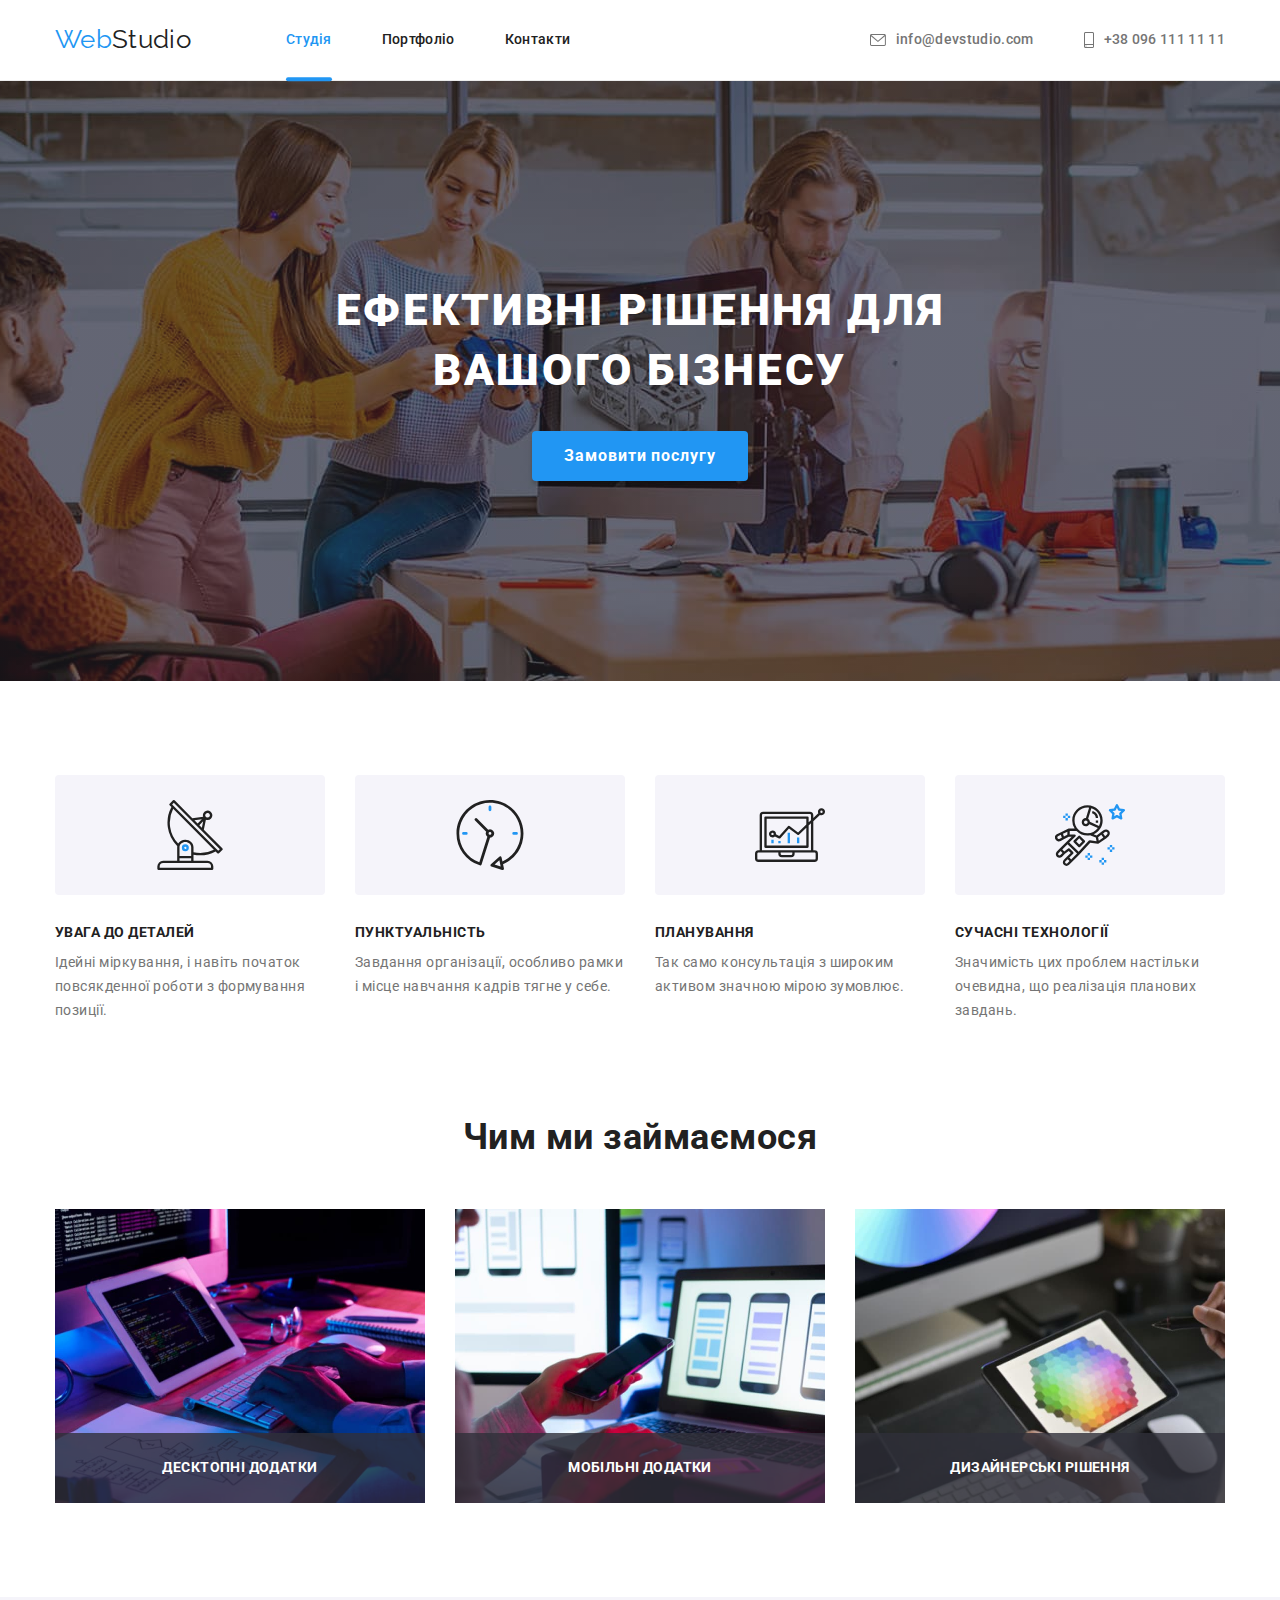
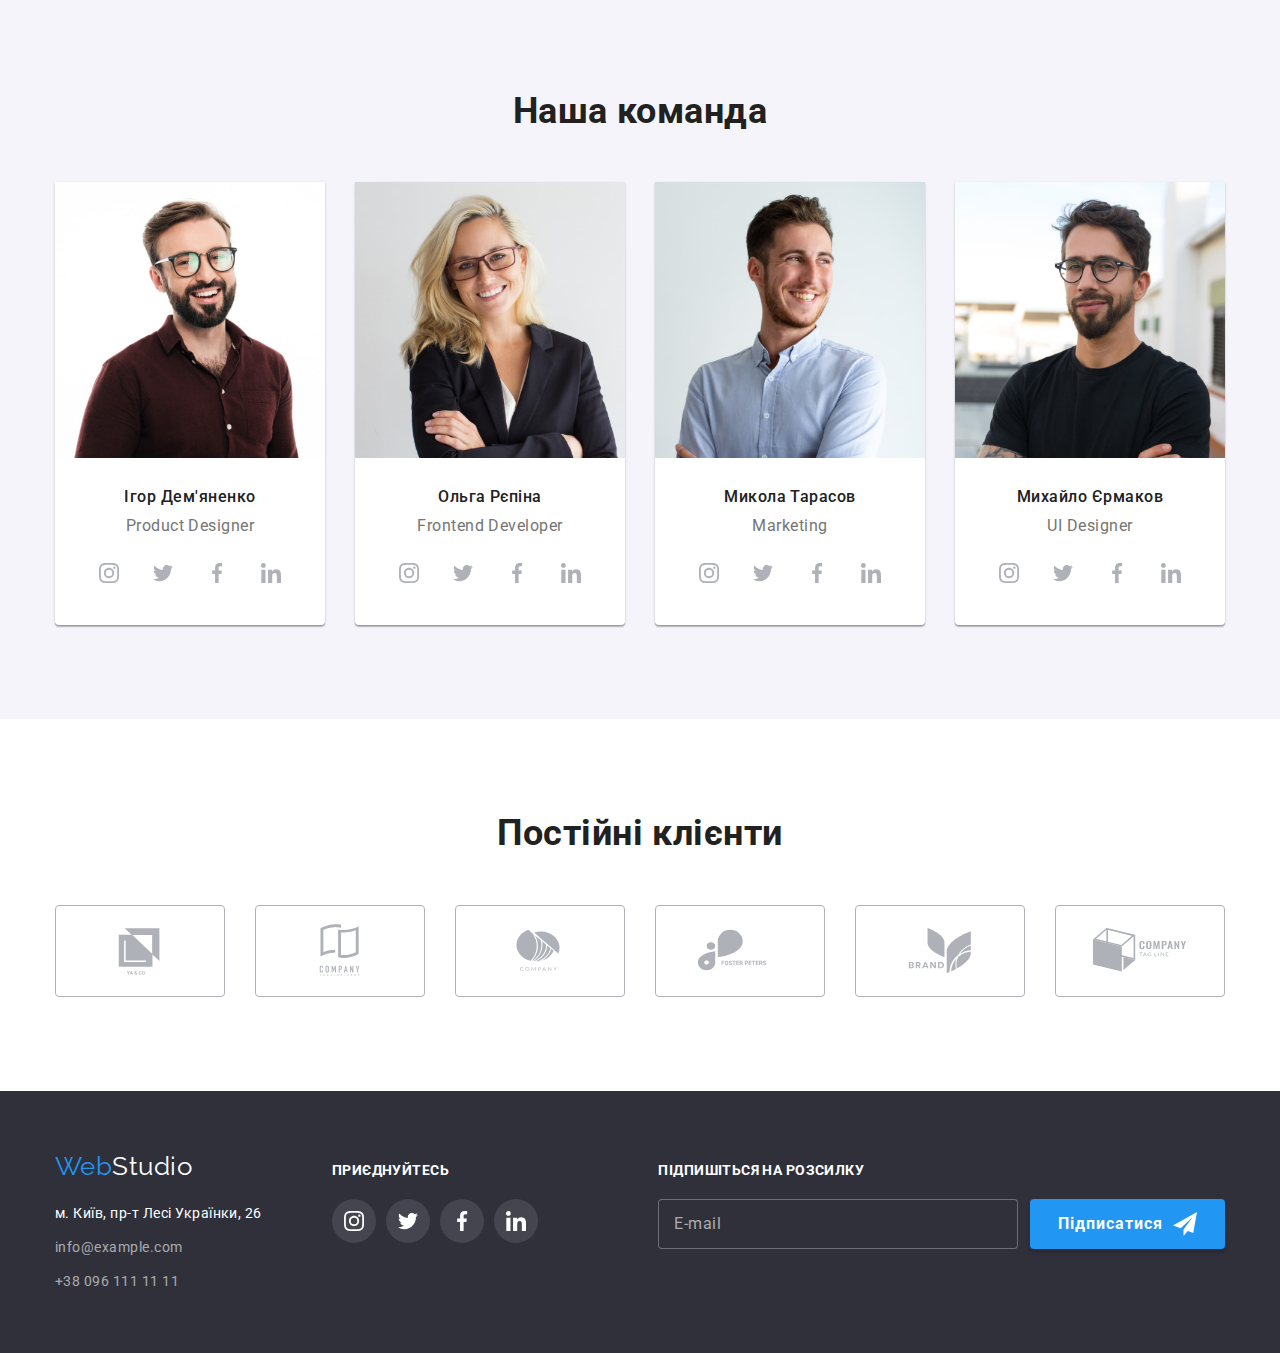
<file: index.html>
<!DOCTYPE html>
<html lang="uk">
  <head>
    <meta charset="UTF-8" />
    <meta http-equiv="X-UA-Compatible" content="IE=edge" />
    <meta name="viewport" content="width=device-width, initial-scale=1.0" />
    <title>WebStudio</title>
    <link rel="preconnect" href="https://fonts.googleapis.com" />
    <link rel="preconnect" href="https://fonts.gstatic.com" crossorigin />
    <link
      href="https://fonts.googleapis.com/css2?family=Raleway:wght@700&family=Roboto:wght@400;500;700;900&display=swap"
      rel="stylesheet"
    />
    <link rel="stylesheet" href="./css/main.min.css" />
  </head>

  <body class="home page">
    <!--Header-->
    <header class="header">
      <div class="container header__container">
        <a class="logo" href="./index.html">
          <span class="logo__accent">Web</span>Studio
        </a>
        <button
          type="button"
          data-menu-open
          aria-controls="menu-container"
          class="mobile-menu__button"
        >
          <svg width="40" height="40">
            <use
              class="icon-menu"
              href="./images/symbol-defs.svg#icon-menu"
            ></use>
          </svg>
        </button>
        <div class="menu-container" id="menu-container" data-menu>
          <button
            class="modal__close-button modal__close-button--mobile"
            data-menu-close
          >
            <svg width="40" height="40">
              <use
                class="moda-icon"
                href="./images/symbol-defs.svg#icon-close"
              ></use>
            </svg>
          </button>
          <nav>
            <ul class="site-nav">
              <li class="site-nav__item site-nav__item--current">
                <a
                  class="site-nav__link site-nav__link--current"
                  href="./index.html"
                  >Студія</a
                >
              </li>
              <li class="site-nav__item">
                <a class="site-nav__link" href="./portfolio.html">Портфоліо</a>
              </li>
              <li class="site-nav__item">
                <a class="site-nav__link" href="#">Контакти</a>
              </li>
            </ul>
          </nav>
          <div class="contact-info">
            <ul class="header-contacts">
              <li class="header-contacts__item">
                <a
                  class="header-contacts__link"
                  href="mailto:info@devstudio.com"
                >
                  <svg class="header-contacts__icon" width="16" height="12">
                    <use href="./images/symbol-defs.svg#icon-mail"></use>
                  </svg>
                  info@devstudio.com</a
                >
              </li>
              <li class="header-contacts__item">
                <a class="header-contacts__link" href="tel:+380961111111">
                  <svg class="header-contacts__icon" width="10" height="16">
                    <use href="./images/symbol-defs.svg#icon-smartphone"></use>
                  </svg>
                  +38 096 111 11 11</a
                >
              </li>
            </ul>
            <ul class="social-list--modal">
              <li class="social-list__item--modal">
                <a
                  class="social-list__link--modal"
                  href="https://www.instagram.com/"
                  >Instagram
                </a>
              </li>
              <li class="social-list__item--modal">
                <a
                  class="social-list__link--modal"
                  href="https://twitter.com/?lang=en"
                >
                  Twitter
                </a>
              </li>
              <li class="social-list__item--modal">
                <a
                  class="social-list__link--modal"
                  href="https://www.facebook.com/"
                >
                  Facebook
                </a>
              </li>
              <li class="social-list__item--modal">
                <a
                  class="social-list__link--modal"
                  href="https://www.linkedin.com/"
                >
                  Linkedin
                </a>
              </li>
            </ul>
          </div>
        </div>
      </div>
    </header>
    <!--Main content-->
    <main class="main-content">
      <!--Hero-->
      <section class="hero">
        <div class="container">
          <h1 class="hero__title">Ефективні рішення для вашого бізнесу</h1>
          <button data-modal-open class="hero__button" type="button">
            Замовити послугу
          </button>
        </div>
      </section>
      <!--Features-->
      <section class="section features">
        <div class="container">
          <h2 class="hide-title">Переваги</h2>
          <ul class="features__list">
            <li class="features__item">
              <div class="features__bg">
                <svg class="features__icon" width="70" height="70">
                  <use href="./images/symbol-defs.svg#icon-antenna"></use>
                </svg>
              </div>
              <h2 class="features__title">УВАГА ДО ДЕТАЛЕЙ</h2>
              <p class="features__description">
                Ідейні міркування, і навіть початок повсякденної роботи з
                формування позиції.
              </p>
            </li>
            <li class="features__item">
              <div class="features__bg">
                <svg class="features__icon" width="70" height="70">
                  <use href="./images/symbol-defs.svg#icon-clock"></use>
                </svg>
              </div>
              <h2 class="features__title">ПУНКТУАЛЬНІСТЬ</h2>
              <p class="features__description">
                Завдання організації, особливо рамки і місце навчання кадрів
                тягне у себе.
              </p>
            </li>
            <li class="features__item">
              <div class="features__bg">
                <svg class="features__icon" width="70" height="70">
                  <use href="./images/symbol-defs.svg#icon-diagram"></use>
                </svg>
              </div>
              <h2 class="features__title">ПЛАНУВАННЯ</h2>
              <p class="features__description">
                Так само консультація з широким активом значною мірою зумовлює.
              </p>
            </li>
            <li class="features__item">
              <div class="features__bg">
                <svg class="features__icon" width="70" height="70">
                  <use href="./images/symbol-defs.svg#icon-astronaut"></use>
                </svg>
              </div>
              <h2 class="features__title">СУЧАСНІ ТЕХНОЛОГІЇ</h2>
              <p class="features__description">
                Значимість цих проблем настільки очевидна, що реалізація
                планових завдань.
              </p>
            </li>
          </ul>
        </div>
      </section>
      <!--Our action-->
      <section class="section actions">
        <div class="container">
          <h2 class="actions__title">Чим ми займаємося</h2>
          <ul class="actions__list">
            <li class="actions__item">
              <img
                srcset="./images/action1.jpg 370w, ./images/action1@2x.jpg 740w"
                src="./images/action1.jpg"
                alt="Typin on the keyboard"
                sizes="33vw"
              />
              <div class="actions__label">
                <h3 class="actions__subscription">Десктопні додатки</h3>
              </div>
            </li>
            <li class="actions__item">
              <img
                srcset="./images/action2.jpg 370w, ./images/action2@2x.jpg 740w"
                src="./images/action2.jpg"
                alt="Gadgets"
                sizes="33vw"
              />
              <div class="actions__label">
                <h3 class="actions__subscription">Мобільні додатки</h3>
              </div>
            </li>
            <li class="actions__item">
              <img
                srcset="./images/action3.jpg 370w, ./images/action3@2x.jpg 740w"
                src="./images/action3.jpg"
                alt="Design"
                sizes="33vw"
              />
              <div class="actions__label">
                <h3 class="actions__subscription">Дизайнерські рішення</h3>
              </div>
            </li>
          </ul>
        </div>
      </section>
      <!--Out team-->
      <section class="section team">
        <div class="container">
          <h2 class="team__title">Наша команда</h2>
          <ul class="team__list">
            <li class="team__item">
              <img
                class="portrait"
                srcset="./images/team1.jpg 450w, ./images/team1@2x.jpg 900w"
                src="./images/team1.jpg"
                alt="Ігор Дем'яненко Product Designer"
                sizes="(max-width: 767px) 100vw, (min-width: 768px) 50vw, (min-width: 1200px) 25vw"
              />
              <div class="team__label">
                <h3 class="team__subtitle">Ігор Дем'яненко</h3>
                <p class="team__description" lang="en">Product Designer</p>
                <ul class="team__social-list social-list">
                  <li class="social-list__item">
                    <a
                      class="social-list__link team__social-link"
                      href="https://www.instagram.com/"
                    >
                      <svg
                        class="team__icon social-list__icon"
                        width="20"
                        height="20"
                      >
                        <use
                          href="./images/symbol-defs.svg#icon-instagram"
                        ></use>
                      </svg>
                    </a>
                  </li>
                  <li class="social-list__item">
                    <a
                      class="social-list__link team__social-link"
                      href="https://twitter.com/?lang=en"
                    >
                      <svg
                        class="team__icon social-list__icon"
                        width="20"
                        height="20"
                      >
                        <use href="./images/symbol-defs.svg#icon-twitter"></use>
                      </svg>
                    </a>
                  </li>
                  <li class="social-list__item">
                    <a
                      class="social-list__link team__social-link"
                      href="https://www.facebook.com/"
                    >
                      <svg
                        class="social-list__icon team__icon"
                        width="20"
                        height="20"
                      >
                        <use
                          href="./images/symbol-defs.svg#icon-facebook"
                        ></use>
                      </svg>
                    </a>
                  </li>
                  <li class="social-list__item">
                    <a
                      class="social-list__link team__social-link"
                      href="https://www.linkedin.com/"
                    >
                      <svg
                        class="social-list__icon team__icon"
                        width="20"
                        height="20"
                      >
                        <use
                          href="./images/symbol-defs.svg#icon-linkedin"
                        ></use>
                      </svg>
                    </a>
                  </li>
                </ul>
              </div>
            </li>
            <li class="team__item">
              <img
                srcset="./images/team2.jpg 450w, ./images/team2@2x.jpg 900w"
                class="portrait"
                src="./images/team2.jpg"
                alt="Ольга Рєпіна Frontend Developer"
                sizes="(max-width: 767px) 100vw, (min-width: 768px) 50vw, (min-width: 1200px) 25vw"
              />
              <div class="team__label">
                <h3 class="team__subtitle">Ольга Рєпіна</h3>
                <p class="team__description" lang="en">Frontend Developer</p>
                <ul class="team__social-list social-list">
                  <li class="social-list__item">
                    <a
                      class="social-list__link team__social-link"
                      href="https://www.instagram.com/"
                    >
                      <svg
                        class="team__icon social-list__icon"
                        width="20"
                        height="20"
                      >
                        <use
                          href="./images/symbol-defs.svg#icon-instagram"
                        ></use>
                      </svg>
                    </a>
                  </li>
                  <li class="social-list__item">
                    <a
                      class="social-list__link team__social-link"
                      href="https://twitter.com/?lang=en"
                    >
                      <svg
                        class="team__icon social-list__icon"
                        width="20"
                        height="20"
                      >
                        <use href="./images/symbol-defs.svg#icon-twitter"></use>
                      </svg>
                    </a>
                  </li>
                  <li class="social-list__item">
                    <a
                      class="social-list__link team__social-link"
                      href="https://www.facebook.com/"
                    >
                      <svg
                        class="social-list__icon team__icon"
                        width="20"
                        height="20"
                      >
                        <use
                          href="./images/symbol-defs.svg#icon-facebook"
                        ></use>
                      </svg>
                    </a>
                  </li>
                  <li class="social-list__item">
                    <a
                      class="social-list__link team__social-link"
                      href="https://www.linkedin.com/"
                    >
                      <svg
                        class="social-list__icon team__icon"
                        width="20"
                        height="20"
                      >
                        <use
                          href="./images/symbol-defs.svg#icon-linkedin"
                        ></use>
                      </svg>
                    </a>
                  </li>
                </ul>
              </div>
            </li>
            <li class="team__item">
              <img
                srcset="./images/team3.jpg 450w, ./images/team3@2x.jpg 900w"
                class="portrait"
                src="./images/team3.jpg"
                alt="Микола Тарасов Marketing"
                sizes="(max-width: 767px) 100vw, (min-width: 768px) 50vw, (min-width: 1200px) 25vw"
              />
              <div class="team__label">
                <h3 class="team__subtitle">Микола Тарасов</h3>
                <p class="team__description" lang="en">Marketing</p>
                <ul class="team__social-list social-list">
                  <li class="social-list__item">
                    <a
                      class="social-list__link team__social-link"
                      href="https://www.instagram.com/"
                    >
                      <svg
                        class="team__icon social-list__icon"
                        width="20"
                        height="20"
                      >
                        <use
                          href="./images/symbol-defs.svg#icon-instagram"
                        ></use>
                      </svg>
                    </a>
                  </li>
                  <li class="social-list__item">
                    <a
                      class="social-list__link team__social-link"
                      href="https://twitter.com/?lang=en"
                    >
                      <svg
                        class="team__icon social-list__icon"
                        width="20"
                        height="20"
                      >
                        <use href="./images/symbol-defs.svg#icon-twitter"></use>
                      </svg>
                    </a>
                  </li>
                  <li class="social-list__item">
                    <a
                      class="social-list__link team__social-link"
                      href="https://www.facebook.com/"
                    >
                      <svg
                        class="social-list__icon team__icon"
                        width="20"
                        height="20"
                      >
                        <use
                          href="./images/symbol-defs.svg#icon-facebook"
                        ></use>
                      </svg>
                    </a>
                  </li>
                  <li class="social-list__item">
                    <a
                      class="social-list__link team__social-link"
                      href="https://www.linkedin.com/"
                    >
                      <svg
                        class="social-list__icon team__icon"
                        width="20"
                        height="20"
                      >
                        <use
                          href="./images/symbol-defs.svg#icon-linkedin"
                        ></use>
                      </svg>
                    </a>
                  </li>
                </ul>
              </div>
            </li>
            <li class="team__item">
              <img
                srcset="./images/team4.jpg 450w, ./images/team4@2x.jpg 900w"
                class="portrait"
                src="./images/team4.jpg"
                alt="Михайло Єрмаков UI Designer"
                sizes="(max-width: 767px) 100vw, (min-width: 768px) 50vw, (min-width: 1200px) 25vw"
              />
              <div class="team__label">
                <h3 class="team__subtitle">Михайло Єрмаков</h3>
                <p class="team__description" lang="en">UI Designer</p>
                <ul class="team__social-list social-list">
                  <li class="social-list__item">
                    <a
                      class="social-list__link team__social-link"
                      href="https://www.instagram.com/"
                    >
                      <svg
                        class="team__icon social-list__icon"
                        width="20"
                        height="20"
                      >
                        <use
                          href="./images/symbol-defs.svg#icon-instagram"
                        ></use>
                      </svg>
                    </a>
                  </li>
                  <li class="social-list__item">
                    <a
                      class="social-list__link team__social-link"
                      href="https://twitter.com/?lang=en"
                    >
                      <svg
                        class="team__icon social-list__icon"
                        width="20"
                        height="20"
                      >
                        <use href="./images/symbol-defs.svg#icon-twitter"></use>
                      </svg>
                    </a>
                  </li>
                  <li class="social-list__item">
                    <a
                      class="social-list__link team__social-link"
                      href="https://www.facebook.com/"
                    >
                      <svg
                        class="social-list__icon team__icon"
                        width="20"
                        height="20"
                      >
                        <use
                          href="./images/symbol-defs.svg#icon-facebook"
                        ></use>
                      </svg>
                    </a>
                  </li>
                  <li class="social-list__item">
                    <a
                      class="social-list__link team__social-link"
                      href="https://www.linkedin.com/"
                    >
                      <svg
                        class="social-list__icon team__icon"
                        width="20"
                        height="20"
                      >
                        <use
                          href="./images/symbol-defs.svg#icon-linkedin"
                        ></use>
                      </svg>
                    </a>
                  </li>
                </ul>
              </div>
            </li>
          </ul>
        </div>
      </section>
      <!-- Regular customers -->
      <section class="section customers">
        <div class="container">
          <h2 class="customers__title">Постійні клієнти</h2>
          <ul class="customers__list">
            <li class="customers__item">
              <a class="customers__link" href="./portfolio.html">
                <svg class="customers__icon" width="106" height="60">
                  <use href="./images/symbol-defs.svg#icon-company1"></use>
                </svg>
              </a>
            </li>
            <li class="customers__item">
              <a class="customers__link" href="#">
                <svg class="customers__icon" width="106" height="60">
                  <use href="./images/symbol-defs.svg#icon-company2"></use>
                </svg>
              </a>
            </li>
            <li class="customers__item">
              <a class="customers__link" href="#">
                <svg class="customers__icon" width="106" height="60">
                  <use href="./images/symbol-defs.svg#icon-company3"></use>
                </svg>
              </a>
            </li>
            <li class="customers__item">
              <a class="customers__link" href="#">
                <svg class="customers__icon" width="106" height="60">
                  <use href="./images/symbol-defs.svg#icon-company4"></use>
                </svg>
              </a>
            </li>
            <li class="customers__item">
              <a class="customers__link" href="#">
                <svg class="customers__icon" width="106" height="60">
                  <use href="./images/symbol-defs.svg#icon-company5"></use>
                </svg>
              </a>
            </li>
            <li class="customers__item">
              <a class="customers__link" href="#">
                <svg class="customers__icon" width="106" height="60">
                  <use href="./images/symbol-defs.svg#icon-company6"></use>
                </svg>
              </a>
            </li>
          </ul>
        </div>
      </section>
    </main>
    <!--Footer-->
    <footer class="footer">
      <div class="container footer__container">
        <div class="footer__info">
          <a class="footer__logo logo" href="./index.html">
            <span class="logo__accent">Web</span>Studio
          </a>
          <ul class="footer-contacts">
            <li class="footer-contacts__item">
              <address class="footer__address">
                м. Київ, пр-т Лесі Українки, 26
              </address>
            </li>
            <li class="footer-contacts__item">
              <a class="footer-contacts__link" href="mailto:info@example.com"
                >info@example.com</a
              >
            </li>
            <li class="footer-contacts__item">
              <a class="footer-contacts__link" href="tel:+380991111111"
                >+38 096 111 11 11</a
              >
            </li>
          </ul>
        </div>
        <div class="footer__social-subscribe">
          <h3 class="footer__title">Приєднуйтесь</h3>
          <ul class="social-list">
            <li class="social-list__item">
              <a class="social-list__link" href="https://www.instagram.com/">
                <svg class="social-list__icon" width="20" height="20">
                  <use href="./images/symbol-defs.svg#icon-instagram"></use>
                </svg>
              </a>
            </li>
            <li class="social-list__item">
              <a class="social-list__link" href="https://twitter.com/?lang=en"
                ><svg class="social-list__icon" width="20" height="20">
                  <use href="./images/symbol-defs.svg#icon-twitter"></use>
                </svg>
              </a>
            </li>
            <li class="social-list__item">
              <a class="social-list__link" href="https://www.facebook.com/"
                ><svg class="social-list__icon" width="20" height="20">
                  <use href="./images/symbol-defs.svg#icon-facebook"></use>
                </svg>
              </a>
            </li>
            <li class="social-list__item">
              <a class="social-list__link" href="https://www.linkedin.com/"
                ><svg class="social-list__icon" width="20" height="20">
                  <use href="./images/symbol-defs.svg#icon-linkedin"></use>
                </svg>
              </a>
            </li>
          </ul>
        </div>
        <div class="footer__mail-subscribe">
          <form class="mail-form">
            <div class="mail-form__thumb">
              <label class="footer__title" for="mail-form"
                >Підпишіться на розсилку</label
              >
              <input
                class="mail-form__input"
                type="email"
                name="mail"
                id="mail-form"
                placeholder="E-mail"
              />
            </div>

            <button class="mail-form__button" type="submit">
              Підписатися
              <svg class="mail-form__icon" width="24" height="24">
                <use href="./images/symbol-defs.svg#icon-send"></use>
              </svg>
            </button>
          </form>
        </div>
      </div>
    </footer>
    <!-- Modal window -->
    <div class="backdrop is-hidden" data-modal>
      <div class="modal">
        <form class="form">
          <h2 class="form__title">Залиште свої дані, ми вам передзвонимо</h2>
          <div class="form-field">
            <label class="form-field__description" for="name">Ім'я</label>
            <div class="form-field__container">
              <input
                class="form-field__input"
                type="text"
                name="name"
                id="name"
              />
              <svg
                class="form-field__icon--person form-field__icon"
                width="18"
                height="18"
              >
                <use href="./images/symbol-defs.svg#icon-person"></use>
              </svg>
            </div>
          </div>
          <div class="form-field">
            <label class="form-field__description" for="tel">Телефон</label>
            <div class="form-field__container">
              <input class="form-field__input" type="tel" name="tel" id="tel" />
              <svg
                class="form-field__icon--phone form-field__icon"
                width="18"
                height="18"
              >
                <use href="./images/symbol-defs.svg#icon-phone"></use>
              </svg>
            </div>
          </div>
          <div class="form-field">
            <label class="form-field__description" for="mail">Пошта</label>
            <div class="form-field__container">
              <input
                class="form-field__input"
                type="email"
                name="mail"
                id="mail"
              />
              <svg
                class="form-field__icon--email form-field__icon"
                width="18"
                height="18"
              >
                <use href="./images/symbol-defs.svg#icon-email"></use>
              </svg>
            </div>
          </div>
          <div class="form-field form-field--comment">
            <label class="form-field__description" for="comment"
              >Коментар</label
            >
            <textarea
              class="form-field__input form-field__input--comment"
              name="comment"
              id="comment"
              placeholder="Введіть текст"
            ></textarea>
          </div>
          <div class="form-field--policy">
            <label class="policy__description">
              <input class="hide-checkbox" type="checkbox" name="policy" />
              <span class="checkbox">
                <svg class="checkbox__icon" width="16" height="15">
                  <use href="./images/symbol-defs.svg#icon-check"></use>
                </svg>
              </span>
              <span class="policy__conditions">
                Погоджуюся з розсилкою та приймаю
                <a class="policy__link" href="#">Умови договору</a>
              </span>
            </label>
          </div>
          <button type="submit" class="form__button">Відправити</button>
        </form>
        <button class="modal__close-button" data-modal-close>
          <svg class="modal__icon" width="30" height="30">
            <use href="./images/symbol-defs.svg#icon-close"></use>
          </svg>
        </button>
      </div>
    </div>
    <script src="./js/modal-mobile.js"></script>
    <script src="./js/modal.js"></script>
  </body>
</html>
</file>
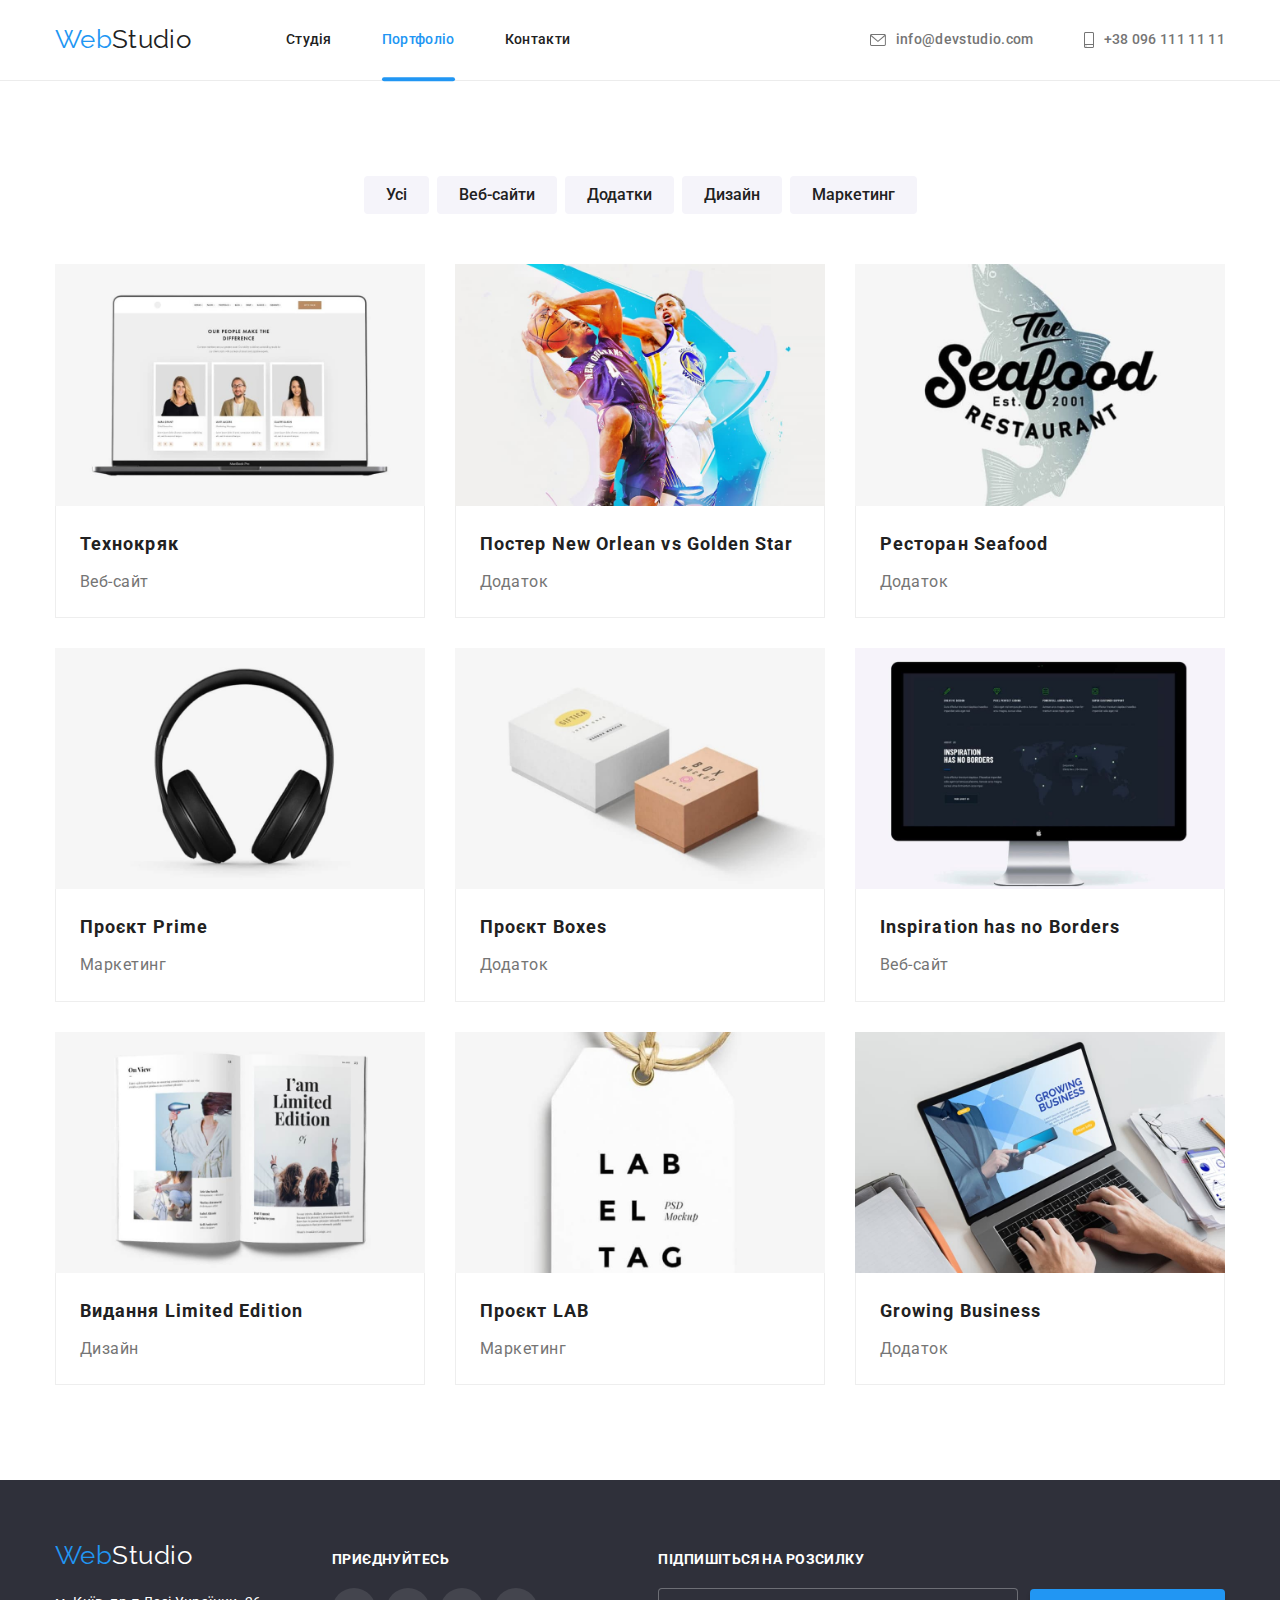
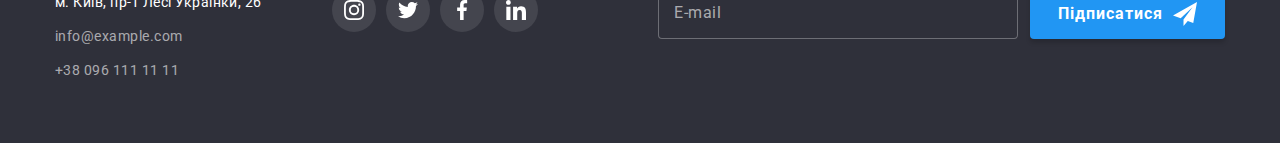
<file: portfolio.html>
<!DOCTYPE html>
<html lang="uk">
  <head>
    <meta charset="UTF-8" />
    <meta http-equiv="X-UA-Compatible" content="IE=edge" />
    <meta name="viewport" content="width=device-width, initial-scale=1.0" />
    <title>Portfolio</title>
    <link rel="preconnect" href="https://fonts.googleapis.com" />
    <link rel="preconnect" href="https://fonts.gstatic.com" crossorigin />
    <link
      href="https://fonts.googleapis.com/css2?family=Raleway:wght@700&family=Roboto:wght@400;500;700;900&display=swap"
      rel="stylesheet"
    />
    <link rel="stylesheet" href="./css/main.min.css" />
  </head>
  <body class="portfolio page">
    <!--Header-->
    <header class="header">
      <div class="container header__container">
        <a class="logo" href="./index.html">
          <span class="logo__accent">Web</span>Studio
        </a>
        <button
          type="button"
          data-menu-open
          aria-controls="menu-container"
          class="mobile-menu__button"
        >
          <svg width="40" height="40">
            <use
              class="icon-menu"
              href="./images/symbol-defs.svg#icon-menu"
            ></use>
          </svg>
        </button>
        <div class="menu-container" id="menu-container" data-menu>
          <button
            class="modal__close-button modal__close-button--mobile"
            data-menu-close
          >
            <svg width="40" height="40">
              <use
                class="moda-icon"
                href="./images/symbol-defs.svg#icon-close"
              ></use>
            </svg>
          </button>
          <nav>
            <ul class="site-nav">
              <li class="site-nav__item">
                <a class="site-nav__link" href="./index.html">Студія</a>
              </li>
              <li class="site-nav__item site-nav__item--current">
                <a
                  class="site-nav__link site-nav__link--current"
                  href="./portfolio.html"
                  >Портфоліо</a
                >
              </li>
              <li class="site-nav__item">
                <a class="site-nav__link" href="#">Контакти</a>
              </li>
            </ul>
          </nav>
          <div class="contact-info">
            <ul class="header-contacts">
              <li class="header-contacts__item">
                <a
                  class="header-contacts__link"
                  href="mailto:info@devstudio.com"
                >
                  <svg class="header-contacts__icon" width="16" height="12">
                    <use href="./images/symbol-defs.svg#icon-mail"></use>
                  </svg>
                  info@devstudio.com</a
                >
              </li>
              <li class="header-contacts__item">
                <a class="header-contacts__link" href="tel:+380961111111">
                  <svg class="header-contacts__icon" width="10" height="16">
                    <use href="./images/symbol-defs.svg#icon-smartphone"></use>
                  </svg>
                  +38 096 111 11 11</a
                >
              </li>
            </ul>
            <ul class="social-list--modal">
              <li class="social-list__item--modal">
                <a
                  class="social-list__link--modal"
                  href="https://www.instagram.com/"
                  >Instagram
                </a>
              </li>
              <li class="social-list__item--modal">
                <a
                  class="social-list__link--modal"
                  href="https://twitter.com/?lang=en"
                >
                  Twitter
                </a>
              </li>
              <li class="social-list__item--modal">
                <a
                  class="social-list__link--modal"
                  href="https://www.facebook.com/"
                >
                  Facebook
                </a>
              </li>
              <li class="social-list__item--modal">
                <a
                  class="social-list__link--modal"
                  href="https://www.linkedin.com/"
                >
                  Linkedin
                </a>
              </li>
            </ul>
          </div>
        </div>
      </div>
    </header>
    <!--Main Content-->
    <main>
      <!--Gallery-->
      <section class="section">
        <!--Filters-->
        <div class="filters container">
          <h1 class="hide-title">Портфоліо</h1>
          <ul class="filters__list">
            <li class="filters__item">
              <button class="filters__button" type="button">Усі</button>
            </li>
            <li class="filters__item">
              <button class="filters__button" type="button">Веб-сайти</button>
            </li>
            <li class="filters__item">
              <button class="filters__button" type="button">Додатки</button>
            </li>
            <li class="filters__item">
              <button class="filters__button" type="button">Дизайн</button>
            </li>
            <li class="filters__item">
              <button class="filters__button" type="button">Маркетинг</button>
            </li>
          </ul>
        </div>
        <!--Catalog-->
        <div class="container card-set">
          <ul class="card-set__list">
            <li class="card-product">
              <a class="card-product__link" href="#">
                <div class="thumb">
                  <img
                    srcset="./images/item1.jpg 450w, ./images/item1@2x.jpg 900w"
                    src="./images/item1.jpg"
                    alt="Технокряк"
                    sizes="(max-width: 767px) 100vw, (min-width: 768px) 50vw, (min-width: 1200px) 33vw"
                  />
                  <div class="thumb__overlay">
                    <p class="thumb__description">
                      Ресурс пропонує комплексні пропозиції з різним рівнем
                      функціоналу та сервісів. Все це дозволить відвідувачу
                      отримати вичерпні відомості про компанію чи приватну
                      особу.
                    </p>
                  </div>
                </div>
                <div class="card-product__label">
                  <h2 class="card-product__title">Технокряк</h2>
                  <p class="card-product__description">Веб-сайт</p>
                </div>
              </a>
            </li>
            <li class="card-product">
              <a class="card-product__link" href="#">
                <div class="thumb">
                  <img
                    srcset="./images/item2.jpg 450w, ./images/item2@2x.jpg 900w"
                    src="./images/item2.jpg"
                    alt="Постер New Orlean vs Golden Star"
                    sizes="(max-width: 767px) 100vw, (min-width: 768px) 50vw, (min-width: 1200px) 33vw"
                  />
                  <div class="thumb__overlay">
                    <p class="thumb__description">
                      Ресурс пропонує комплексні пропозиції з різним рівнем
                      функціоналу та сервісів. Все це дозволить відвідувачу
                      отримати вичерпні відомості про компанію чи приватну
                      особу.
                    </p>
                  </div>
                </div>

                <div class="card-product__label">
                  <h2 class="card-product__title">
                    Постер New Orlean vs Golden Star
                  </h2>
                  <p class="card-product__description">Додаток</p>
                </div>
              </a>
            </li>
            <li class="card-product">
              <a class="card-product__link" href="#">
                <div class="thumb">
                  <img
                    srcset="./images/item3.jpg 450w, ./images/item3@2x.jpg 900w"
                    src="./images/item3.jpg"
                    alt="Ресторан Seafood"
                    sizes="(max-width: 767px) 100vw, (min-width: 768px) 50vw, (min-width: 1200px) 33vw"
                  />
                  <div class="thumb__overlay">
                    <p class="thumb__description">
                      Ресурс пропонує комплексні пропозиції з різним рівнем
                      функціоналу та сервісів. Все це дозволить відвідувачу
                      отримати вичерпні відомості про компанію чи приватну
                      особу.
                    </p>
                  </div>
                </div>

                <div class="card-product__label">
                  <h2 class="card-product__title">Ресторан Seafood</h2>
                  <p class="card-product__description">Додаток</p>
                </div>
              </a>
            </li>
            <li class="card-product">
              <a class="card-product__link" href="#">
                <div class="thumb">
                  <img
                    srcset="./images/item4.jpg 450w, ./images/item4@2x.jpg 900w"
                    src="./images/item4.jpg"
                    alt="Проєкт Prime"
                    sizes="(max-width: 767px) 100vw, (min-width: 768px) 50vw, (min-width: 1200px) 33vw"
                  />
                  <div class="thumb__overlay">
                    <p class="thumb__description">
                      Ресурс пропонує комплексні пропозиції з різним рівнем
                      функціоналу та сервісів. Все це дозволить відвідувачу
                      отримати вичерпні відомості про компанію чи приватну
                      особу.
                    </p>
                  </div>
                </div>

                <div class="card-product__label">
                  <h2 class="card-product__title">Проєкт Prime</h2>
                  <p class="card-product__description">Маркетинг</p>
                </div>
              </a>
            </li>
            <li class="card-product">
              <a class="card-product__link" href="#">
                <div class="thumb">
                  <img
                    srcset="./images/item5.jpg 450w, ./images/item5@2x.jpg 900w"
                    src="./images/item5.jpg"
                    alt="Проєкт Boxes"
                    sizes="(max-width: 767px) 100vw, (min-width: 768px) 50vw, (min-width: 1200px) 33vw"
                  />
                  <div class="thumb__overlay">
                    <p class="thumb__description">
                      Ресурс пропонує комплексні пропозиції з різним рівнем
                      функціоналу та сервісів. Все це дозволить відвідувачу
                      отримати вичерпні відомості про компанію чи приватну
                      особу.
                    </p>
                  </div>
                </div>

                <div class="card-product__label">
                  <h2 class="card-product__title">Проєкт Boxes</h2>
                  <p class="card-product__description">Додаток</p>
                </div>
              </a>
            </li>
            <li class="card-product">
              <a class="card-product__link" href="#">
                <div class="thumb">
                  <img
                    srcset="./images/item6.jpg 450w, ./images/item6@2x.jpg 900w"
                    src="./images/item6.jpg"
                    alt="Inspiration has no Borders"
                    sizes="(max-width: 767px) 100vw, (min-width: 768px) 50vw, (min-width: 1200px) 33vw"
                  />
                  <div class="thumb__overlay">
                    <p class="thumb__description">
                      Ресурс пропонує комплексні пропозиції з різним рівнем
                      функціоналу та сервісів. Все це дозволить відвідувачу
                      отримати вичерпні відомості про компанію чи приватну
                      особу.
                    </p>
                  </div>
                </div>

                <div class="card-product__label">
                  <h2 class="card-product__title">
                    Inspiration has no Borders
                  </h2>
                  <p class="card-product__description">Веб-сайт</p>
                </div>
              </a>
            </li>
            <li class="card-product">
              <a class="card-product__link" href="#">
                <div class="thumb">
                  <img
                    srcset="./images/item7.jpg 450w, ./images/item7@2x.jpg 900w"
                    src="./images/item7.jpg"
                    alt="Видання Limited Edition"
                    sizes="(max-width: 767px) 100vw, (min-width: 768px) 50vw, (min-width: 1200px) 33vw"
                  />
                  <div class="thumb__overlay">
                    <p class="thumb__description">
                      Ресурс пропонує комплексні пропозиції з різним рівнем
                      функціоналу та сервісів. Все це дозволить відвідувачу
                      отримати вичерпні відомості про компанію чи приватну
                      особу.
                    </p>
                  </div>
                </div>

                <div class="card-product__label">
                  <h2 class="card-product__title">Видання Limited Edition</h2>
                  <p class="card-product__description">Дизайн</p>
                </div>
              </a>
            </li>
            <li class="card-product">
              <a class="card-product__link" href="#">
                <div class="thumb">
                  <img
                    srcset="./images/item8.jpg 450w, ./images/item8@2x.jpg 900w"
                    src="./images/item8.jpg"
                    alt="Проєкт LAB"
                    sizes="(max-width: 767px) 100vw, (min-width: 768px) 50vw, (min-width: 1200px) 33vw"
                  />
                  <div class="thumb__overlay">
                    <p class="thumb__description">
                      Ресурс пропонує комплексні пропозиції з різним рівнем
                      функціоналу та сервісів. Все це дозволить відвідувачу
                      отримати вичерпні відомості про компанію чи приватну
                      особу.
                    </p>
                  </div>
                </div>

                <div class="card-product__label">
                  <h2 class="card-product__title">Проєкт LAB</h2>
                  <p class="card-product__description">Маркетинг</p>
                </div>
              </a>
            </li>
            <li class="card-product">
              <a class="card-product__link" href="#">
                <div class="thumb">
                  <img
                    srcset="./images/item9.jpg 450w, ./images/item9@2x.jpg 900w"
                    src="./images/item9.jpg"
                    alt="Growing Business"
                    sizes="(max-width: 767px) 100vw, (min-width: 768px) 50vw, (min-width: 1200px) 33vw"
                  />
                  <div class="thumb__overlay">
                    <p class="thumb__description">
                      Ресурс пропонує комплексні пропозиції з різним рівнем
                      функціоналу та сервісів. Все це дозволить відвідувачу
                      отримати вичерпні відомості про компанію чи приватну
                      особу.
                    </p>
                  </div>
                </div>

                <div class="card-product__label">
                  <h2 class="card-product__title">Growing Business</h2>
                  <p class="card-product__description">Додаток</p>
                </div>
              </a>
            </li>
          </ul>
        </div>
      </section>
    </main>
    <!--Footer-->
    <footer class="footer">
      <div class="container footer__container">
        <div class="footer__info">
          <a class="footer__logo logo" href="./index.html">
            <span class="logo__accent">Web</span>Studio
          </a>
          <ul class="footer-contacts">
            <li class="footer-contacts__item">
              <address class="footer__address">
                м. Київ, пр-т Лесі Українки, 26
              </address>
            </li>
            <li class="footer-contacts__item">
              <a class="footer-contacts__link" href="mailto:info@example.com"
                >info@example.com</a
              >
            </li>
            <li class="footer-contacts__item">
              <a class="footer-contacts__link" href="tel:+380991111111"
                >+38 096 111 11 11</a
              >
            </li>
          </ul>
        </div>
        <div class="footer__social-subscribe">
          <h3 class="footer__title">Приєднуйтесь</h3>
          <ul class="social-list">
            <li class="social-list__item">
              <a class="social-list__link" href="https://www.instagram.com/">
                <svg class="social-list__icon" width="20" height="20">
                  <use href="./images/symbol-defs.svg#icon-instagram"></use>
                </svg>
              </a>
            </li>
            <li class="social-list__item">
              <a class="social-list__link" href="https://twitter.com/?lang=en"
                ><svg class="social-list__icon" width="20" height="20">
                  <use href="./images/symbol-defs.svg#icon-twitter"></use>
                </svg>
              </a>
            </li>
            <li class="social-list__item">
              <a class="social-list__link" href="https://www.facebook.com/"
                ><svg class="social-list__icon" width="20" height="20">
                  <use href="./images/symbol-defs.svg#icon-facebook"></use>
                </svg>
              </a>
            </li>
            <li class="social-list__item">
              <a class="social-list__link" href="https://www.linkedin.com/"
                ><svg class="social-list__icon" width="20" height="20">
                  <use href="./images/symbol-defs.svg#icon-linkedin"></use>
                </svg>
              </a>
            </li>
          </ul>
        </div>
        <div class="footer__mail-subscribe">
          <form class="mail-form">
            <div class="mail-form__thumb">
              <label class="footer__title" for="mail-form"
                >Підпишіться на розсилку</label
              >
              <input
                class="mail-form__input"
                type="email"
                name="mail"
                id="mail-form"
                placeholder="E-mail"
              />
            </div>

            <button class="mail-form__button" type="submit">
              Підписатися
              <svg class="mail-form__icon" width="24" height="24">
                <use href="./images/symbol-defs.svg#icon-send"></use>
              </svg>
            </button>
          </form>
        </div>
      </div>
    </footer>
    <script src="./js/modal-mobile.js"></script>
  </body>
</html>
</file>
<file: css/main.min.css>
/*! modern-normalize v1.1.0 | MIT License | https://github.com/sindresorhus/modern-normalize */*,::after,::before{-webkit-box-sizing:border-box;box-sizing:border-box}html{-moz-tab-size:4;-o-tab-size:4;tab-size:4}html{line-height:1.15;-webkit-text-size-adjust:100%}body{margin:0}body{font-family:system-ui,-apple-system,"Segoe UI",Roboto,Helvetica,Arial,sans-serif,"Apple Color Emoji","Segoe UI Emoji"}hr{height:0;color:inherit}abbr[title]{-webkit-text-decoration:underline dotted;text-decoration:underline dotted}b,strong{font-weight:bolder}code,kbd,pre,samp{font-family:ui-monospace,SFMono-Regular,Consolas,"Liberation Mono",Menlo,monospace;font-size:1em}small{font-size:80%}sub,sup{font-size:75%;line-height:0;position:relative;vertical-align:baseline}sub{bottom:-0.25em}sup{top:-0.5em}table{text-indent:0;border-color:inherit}button,input,optgroup,select,textarea{font-family:inherit;font-size:100%;line-height:1.15;margin:0}button,select{text-transform:none}[type=button],[type=reset],[type=submit],button{-webkit-appearance:button}::-moz-focus-inner{border-style:none;padding:0}:-moz-focusring{outline:1px dotted ButtonText}:-moz-ui-invalid{box-shadow:none}legend{padding:0}progress{vertical-align:baseline}::-webkit-inner-spin-button,::-webkit-outer-spin-button{height:auto}[type=search]{-webkit-appearance:textfield;outline-offset:-2px}::-webkit-search-decoration{-webkit-appearance:none}::-webkit-file-upload-button{-webkit-appearance:button;font:inherit}summary{display:list-item}.page{margin:0;color:#212121;background-color:#fff;font-family:"Roboto",sans-serif;letter-spacing:.03em}body.modal-open,body.is-open{overflow:hidden}.container{margin-left:auto;margin-right:auto;padding-left:15px;padding-right:15px}@media screen and (min-width: 480px){.container{width:480px}}@media screen and (min-width: 768px){.container{width:768px}}@media screen and (min-width: 1200px){.container{width:1200px}}img{display:block;width:100%;height:auto}.section{padding-top:60px;padding-bottom:60px}@media screen and (min-width: 1200px){.section{padding-top:95px;padding-bottom:95px}}.icon{fill:#afb1b8}.hide-title{display:none}.card-product__link,.policy__link,.social-list__link--modal,.social-list__link,.footer-contacts__link,.header-contacts__link,.site-nav__link,.logo{display:inline-block;color:inherit;text-decoration:none}.card-set__list,.filters__list,.social-list--modal,.social-list,.footer-contacts,.customers__list,.team__list,.actions__list,.features__list,.header-contacts,.site-nav{list-style:none;margin:0;padding:0}.filters__button,.form__button,.mail-form__button,.hero__button,.mobile-menu__button{display:inline-block;margin:0;border-radius:4px;border:0px;cursor:pointer;text-align:center;color:#fff;background-color:#2196f3;font-family:inherit}.customers,.team,.actions,.features,.hero{padding-top:60px;padding-bottom:60px}@media screen and (min-width: 1200px){.customers,.team,.actions,.features,.hero{padding-top:94px;padding-bottom:94px}}.card-product__title,.footer__title,.customers__title,.team__subtitle,.team__title,.actions__subscription,.actions__title,.features__title,.hero__title{font-weight:700;margin-top:0}.thumb__description,.card-product__description,.policy__description,.form-field__description,.team__description,.features__description{margin-top:0;margin-bottom:0;color:#757575;font-size:14px;line-height:1.71}.header{-webkit-box-sizing:border-box;box-sizing:border-box;border-bottom:1px solid #ececec;letter-spacing:.02em;background-color:#fff}.header__container{display:-webkit-box;display:-ms-flexbox;display:flex;-webkit-box-pack:center;-ms-flex-pack:center;justify-content:center;-webkit-box-align:center;-ms-flex-align:center;align-items:center}.mobile-menu__button{display:none;margin-left:auto;-webkit-box-sizing:content-box;box-sizing:content-box;height:40px;background-color:inherit;padding:10px 0 10px 0}@media screen and (max-width: 767px){.mobile-menu__button{display:block}}.menu-container{display:none;z-index:1;background-color:#fff}.menu-container.is-open{display:-webkit-box;display:-ms-flexbox;display:flex;-webkit-box-pack:justify;-ms-flex-pack:justify;justify-content:space-between;-webkit-box-align:none;-ms-flex-align:none;align-items:none;-webkit-box-orient:vertical;-webkit-box-direction:normal;-ms-flex-direction:column;flex-direction:column;-webkit-box-flex:1;-ms-flex-positive:1;flex-grow:1;position:fixed;top:50%;left:50%;-webkit-transform:translate(-50%, -50%);transform:translate(-50%, -50%);width:100%;height:100%;padding:40px 50px}@media screen and (min-width: 768px){.menu-container{display:-webkit-box;display:-ms-flexbox;display:flex;-webkit-box-pack:justify;-ms-flex-pack:justify;justify-content:space-between;-webkit-box-align:center;-ms-flex-align:center;align-items:center;-webkit-box-flex:1;-ms-flex-positive:1;flex-grow:1}}.logo{color:#212121;font-family:"Raleway",sans-serif;font-size:24px;line-height:1.16}.logo.footer__logo{margin-bottom:20px;margin-right:0;color:#fff}@media screen and (min-width: 768px){.logo{margin-right:90px}}@media screen and (min-width: 1200px){.logo{font-size:26px;line-height:1.2;margin-right:95px}}.logo__accent{color:#2196f3}@media screen and (min-width: 1200px){.logo__accent{font-size:26px;line-height:1.2}}@media screen and (max-width: 767px){.site-nav{display:block;margin-bottom:auto}}@media screen and (min-width: 768px){.site-nav{display:-webkit-box;display:-ms-flexbox;display:flex}}@media screen and (max-width: 767px){.site-nav__item:not(:last-child){margin-bottom:35px}}@media screen and (min-width: 768px){.site-nav__item{position:relative}.site-nav__item--current{position:relative}.site-nav__item--current::after{content:" ";position:absolute;bottom:0;right:0;-webkit-transform:translateY(1.3px);transform:translateY(1.3px);display:block;width:100%;height:4px;background-color:#2196f3;margin:0;border-radius:2px}.site-nav__item:not(:last-child){margin-right:50px}}.site-nav__link{color:#212121;font-weight:500;-webkit-transition:color 250ms cubic-bezier(0.4, 0, 0.2, 1);transition:color 250ms cubic-bezier(0.4, 0, 0.2, 1)}.site-nav__link:hover,.site-nav__link:focus,.site-nav__link:active,.site-nav__link--current{color:#2196f3}@media screen and (max-width: 767px){.site-nav__link{font-size:40px;line-height:1.18;letter-spacing:.02em}}@media screen and (min-width: 768px){.site-nav__link{padding-top:32px;padding-bottom:32px;font-size:14px;line-height:1.14}.site-nav__link::after{content:"";position:absolute;bottom:0;right:0;-webkit-transform:translateY(1.3px) scaleX(0);transform:translateY(1.3px) scaleX(0);display:block;width:100%;height:4px;background-color:#2196f3;margin:0;border-radius:2px;-webkit-transition:-webkit-transform 250ms cubic-bezier(0.4, 0, 0.2, 1);transition:-webkit-transform 250ms cubic-bezier(0.4, 0, 0.2, 1);transition:transform 250ms cubic-bezier(0.4, 0, 0.2, 1);transition:transform 250ms cubic-bezier(0.4, 0, 0.2, 1), -webkit-transform 250ms cubic-bezier(0.4, 0, 0.2, 1)}.site-nav__link:hover::after,.site-nav__link:focus::after{-webkit-transform:translateY(1.3px) scaleX(1);transform:translateY(1.3px) scaleX(1)}}@media screen and (max-width: 767px){.header-contacts{display:-webkit-box;display:-ms-flexbox;display:flex;-webkit-box-orient:vertical;-webkit-box-direction:reverse;-ms-flex-direction:column-reverse;flex-direction:column-reverse;margin-bottom:65px}}@media screen and (min-width: 768px){.header-contacts{display:block;margin-left:auto}}@media screen and (min-width: 1200px){.header-contacts{display:-webkit-box;display:-ms-flexbox;display:flex}}@media screen and (max-width: 767px){.header-contacts__item:last-child{margin-bottom:30px}}@media screen and (max-width: 1199px){.header-contacts__item:first-child{margin-bottom:10px}}@media screen and (min-width: 1200px){.header-contacts__item:first-child{margin-right:50px}}.header-contacts__link{display:-webkit-box;display:-ms-flexbox;display:flex;-webkit-box-pack:none;-ms-flex-pack:none;justify-content:none;-webkit-box-align:center;-ms-flex-align:center;align-items:center;font-size:12px;line-height:1.16;color:#757575;font-weight:500;-webkit-transition:color 250ms cubic-bezier(0.4, 0, 0.2, 1);transition:color 250ms cubic-bezier(0.4, 0, 0.2, 1)}@media screen and (max-width: 767px){.header-contacts__link{font-size:24px;line-height:1.16;font-weight:500;color:#757575}}@media screen and (max-width: 767px){.header-contacts__item:last-child>.header-contacts__link{font-size:34px;line-height:40px;color:#2196f3}}@media screen and (min-width: 1200px){.header-contacts__link{font-size:14px;line-height:1.14;padding-top:32px;padding-bottom:32px}}.header-contacts__link:hover,.header-contacts__link:focus{color:#2196f3}.header-contacts__icon{display:none}@media screen and (min-width: 768px){.header-contacts__icon{display:inline-block;margin-right:10px;fill:#757575;-webkit-transition:fill 250ms cubic-bezier(0.4, 0, 0.2, 1);transition:fill 250ms cubic-bezier(0.4, 0, 0.2, 1)}.header-contacts__link:hover>.header-contacts__icon,.header-contacts__link:focus>.header-contacts__icon{fill:#2196f3}}.hero{text-align:center;background-image:-webkit-gradient(linear, left top, right top, from(rgba(47, 48, 58, 0.4)), to(rgba(47, 48, 58, 0.4))),url(../images/overlay_mobile.jpg);background-image:linear-gradient(to right, rgba(47, 48, 58, 0.4), rgba(47, 48, 58, 0.4)),url(../images/overlay_mobile.jpg);min-height:400px;max-width:480px;background-position:center;background-repeat:no-repeat;background-size:cover;padding:118px 0;margin:0 auto;background-color:#c4c4c4}@media(min-device-pixel-ratio: 2),(-webkit-min-device-pixel-ratio: 2),(min-resolution: 192dpi),(min-resolution: 2dppx){.hero{background-image:-webkit-gradient(linear, left top, right top, from(rgba(47, 48, 58, 0.4)), to(rgba(47, 48, 58, 0.4))),url(../images/overlay_mobile@2x.jpg);background-image:linear-gradient(to right, rgba(47, 48, 58, 0.4), rgba(47, 48, 58, 0.4)),url(../images/overlay_mobile@2x.jpg)}}@media screen and (min-width: 768px){.hero{min-height:400px;max-width:768px;background-image:-webkit-gradient(linear, left top, right top, from(rgba(47, 48, 58, 0.4)), to(rgba(47, 48, 58, 0.4))),url(../images/overlay_tablet.jpg);background-image:linear-gradient(to right, rgba(47, 48, 58, 0.4), rgba(47, 48, 58, 0.4)),url(../images/overlay_tablet.jpg)}}@media screen and (min-width: 768px)and (min-device-pixel-ratio: 2),screen and (min-width: 768px)and (-webkit-min-device-pixel-ratio: 2),screen and (min-width: 768px)and (min-resolution: 192dpi),screen and (min-width: 768px)and (min-resolution: 2dppx){.hero .hero{background-image:url(../images/overlay_tablet@2x.jpg)}}@media screen and (min-width: 1200px){.hero{min-height:600px;max-width:1600px;padding:200px 0;background-image:-webkit-gradient(linear, left top, right top, from(rgba(47, 48, 58, 0.4)), to(rgba(47, 48, 58, 0.4))),url(../images/overlay.jpg);background-image:linear-gradient(to right, rgba(47, 48, 58, 0.4), rgba(47, 48, 58, 0.4)),url(../images/overlay.jpg)}}@media screen and (min-width: 1200px)and (min-device-pixel-ratio: 2),screen and (min-width: 1200px)and (-webkit-min-device-pixel-ratio: 2),screen and (min-width: 1200px)and (min-resolution: 192dpi),screen and (min-width: 1200px)and (min-resolution: 2dppx){.hero .hero{background-image:url(../images/overlay@2x.jpg)}}.hero__title{max-width:360px;margin:0 auto 30px;color:#fff;font-weight:900;letter-spacing:.06em;font-size:26px;line-height:1.62;text-transform:uppercase}@media screen and (min-width: 768px){.hero__title{max-width:360px}}@media screen and (min-width: 1200px){.hero__title{max-width:695px;font-size:44px;line-height:1.36}}.hero__button{-webkit-box-shadow:0px 4px 4px rgba(0,0,0,.15);box-shadow:0px 4px 4px rgba(0,0,0,.15);padding:10px 24px;min-width:-webkit-max-content;min-width:-moz-max-content;min-width:max-content;margin-top:0;font-size:16px;line-height:1.88;font-weight:700;letter-spacing:.06em;-webkit-transition:color 250ms cubic-bezier(0.4, 0, 0.2, 1),background-color 250ms cubic-bezier(0.4, 0, 0.2, 1);transition:color 250ms cubic-bezier(0.4, 0, 0.2, 1),background-color 250ms cubic-bezier(0.4, 0, 0.2, 1)}.hero__button:hover,.hero__button:focus{color:#fff;background-color:#188ce8}@media screen and (min-width: 1200px){.hero__button{padding:10px 32px}}.features{background-color:#fff}@media screen and (min-width: 768px){.features__list{display:-webkit-box;display:-ms-flexbox;display:flex;-ms-flex-wrap:wrap;flex-wrap:wrap}}@media screen and (min-width: 1200px){.features__list{display:-webkit-box;display:-ms-flexbox;display:flex;-webkit-box-pack:center;-ms-flex-pack:center;justify-content:center;-webkit-box-align:none;-ms-flex-align:none;align-items:none}}.features__title{font-size:14px;line-height:1.14;margin-bottom:10px}@media screen and (max-width: 767px){.features__title{text-align:center}}.features__item{width:100%}@media screen and (max-width: 767px){.features__item:not(:last-child){margin-bottom:30px}}@media screen and (min-width: 768px)and (max-width: 1199px){.features__item{width:calc((100% - 30px)/2)}.features__item:not(:nth-child(2n)){margin-right:30px}.features__item:not(:nth-last-child(-n+2)){margin-bottom:30px}}@media screen and (min-width: 1200px){.features__item{width:calc((100% - 90px)/4)}.features__item:not(:last-child){margin-right:30px}}.features__bg{display:-webkit-box;display:-ms-flexbox;display:flex;-webkit-box-pack:center;-ms-flex-pack:center;justify-content:center;-webkit-box-align:center;-ms-flex-align:center;align-items:center;height:120px;background-color:#f5f4fa;margin-bottom:30px;border-radius:4px}.actions{display:none;padding-top:0;background-color:#fff}@media screen and (min-width: 1200px){.actions{display:block}}.actions__list{display:-webkit-box;display:-ms-flexbox;display:flex;-webkit-box-pack:center;-ms-flex-pack:center;justify-content:center;-webkit-box-align:none;-ms-flex-align:none;align-items:none}.actions__item{position:relative}.actions__item:not(:last-child){margin-right:30px}.actions__title{margin-bottom:50px;font-size:36px;line-height:1.16;text-align:center}.actions__label{position:absolute;display:-webkit-box;display:-ms-flexbox;display:flex;-webkit-box-pack:center;-ms-flex-pack:center;justify-content:center;-webkit-box-align:center;-ms-flex-align:center;align-items:center;bottom:0;width:100%;background-color:rgba(47,48,58,.8)}.actions__subscription{margin:0;padding:27px 0;font-size:14px;line-height:1.14;letter-spacing:.03em;text-transform:uppercase;color:#fff}.team{background-color:#f5f4fa}.team__title{font-size:28px;line-height:1.17;margin-bottom:30px;text-align:center}@media screen and (min-width: 1200px){.team__title{margin-bottom:50px;font-size:36px;line-height:1.16}}@media screen and (min-width: 768px){.team__list{display:-webkit-box;display:-ms-flexbox;display:flex;-ms-flex-wrap:wrap;flex-wrap:wrap}}@media screen and (min-width: 1200px){.team__list{display:-webkit-box;display:-ms-flexbox;display:flex;-webkit-box-pack:center;-ms-flex-pack:center;justify-content:center;-webkit-box-align:none;-ms-flex-align:none;align-items:none}}.team__item{-webkit-box-sizing:border-box;box-sizing:border-box;-webkit-box-shadow:0px 1px 3px rgba(0,0,0,.12),0px 1px 1px rgba(0,0,0,.14),0px 2px 1px rgba(0,0,0,.2);box-shadow:0px 1px 3px rgba(0,0,0,.12),0px 1px 1px rgba(0,0,0,.14),0px 2px 1px rgba(0,0,0,.2);border-radius:0px 0px 4px 4px;text-align:center;background-color:#fff}@media screen and (max-width: 767px){.team__item:not(:last-child){margin-bottom:30px}}@media screen and (min-width: 768px)and (max-width: 1199px){.team__item{width:calc((100% - 30px)/2)}.team__item:not(:nth-child(2n)){margin-right:30px}.team__item:not(:nth-last-child(-n+2)){margin-bottom:30px}}@media screen and (min-width: 1200px){.team__item{width:calc((100% - 90px)/4)}.team__item:not(:last-child){margin-right:30px}}.team__label{padding-top:30px;padding-bottom:30px}.team__subtitle{font-size:16px;line-height:1.18;margin-bottom:10px;font-weight:500}.team__description{font-size:16px;line-height:1.18;margin-bottom:15px}.team__social-link.social-list__link{background-color:inherit}.team__icon.social-list__icon{fill:#afb1b8;-webkit-transition:fill 250ms cubic-bezier(0.4, 0, 0.2, 1);transition:fill 250ms cubic-bezier(0.4, 0, 0.2, 1)}.team__social-link:hover>.team__icon.social-list__icon,.team__social-link:focus>.team__icon.social-list__icon{fill:#fff}.customers{text-align:center}.customers__title{font-size:28px;line-height:1.17;margin-bottom:30px}@media screen and (min-width: 1200px){.customers__title{font-size:36px;line-height:1.16;margin-bottom:50px}}.customers__list{display:-webkit-box;display:-ms-flexbox;display:flex;-ms-flex-wrap:wrap;flex-wrap:wrap}@media screen and (min-width: 1200px){.customers__list{-ms-flex-wrap:nowrap;flex-wrap:nowrap}}@media screen and (max-width: 767px){.customers__item{width:calc((100% - 30px)/2)}.customers__item:not(:nth-child(2n)){margin-right:30px}.customers__item:not(:nth-last-child(-n+2)){margin-bottom:30px}}@media screen and (min-width: 768px)and (max-width: 1199px){.customers__item{width:calc((100% - 60px)/3)}.customers__item:not(:nth-child(3n)){margin-right:30px}.customers__item:not(:nth-last-child(-n+3)){margin-bottom:30px}}@media screen and (min-width: 1200px){.customers__item{width:calc((100% - 150px)/6)}.customers__item:not(:last-child){margin-right:30px}}.customers__link{display:-webkit-box;display:-ms-flexbox;display:flex;-webkit-box-pack:center;-ms-flex-pack:center;justify-content:center;-webkit-box-align:center;-ms-flex-align:center;align-items:center;-webkit-box-sizing:border-box;box-sizing:border-box;border:1px solid #afb1b8;border-radius:4px;height:92px;-webkit-transition:border 250ms cubic-bezier(0.4, 0, 0.2, 1);transition:border 250ms cubic-bezier(0.4, 0, 0.2, 1)}.customers__link:hover,.customers__link:focus{border:1px solid #2196f3}.customers__icon{fill:#afb1b8;-webkit-transition:fill 250ms cubic-bezier(0.4, 0, 0.2, 1);transition:fill 250ms cubic-bezier(0.4, 0, 0.2, 1)}.customers__link:hover>.customers__icon,.customers__link:focus>.customers__icon{fill:#2196f3}.footer{padding-top:60px;padding-bottom:60px;background-color:#2f303a}@media screen and (max-width: 768px){.footer{text-align:center}}.footer__container{display:-webkit-box;display:-ms-flexbox;display:flex;-webkit-box-orient:vertical;-webkit-box-direction:normal;-ms-flex-direction:column;flex-direction:column}@media screen and (min-width: 768px){.footer__container{display:-webkit-box;display:-ms-flexbox;display:flex;-webkit-box-pack:center;-ms-flex-pack:center;justify-content:center;-webkit-box-align:baseline;-ms-flex-align:baseline;align-items:baseline;-webkit-box-orient:horizontal;-webkit-box-direction:normal;-ms-flex-direction:row;flex-direction:row;-ms-flex-wrap:wrap;flex-wrap:wrap}}@media screen and (min-width: 1200px){.footer__container{display:-webkit-box;display:-ms-flexbox;display:flex;-webkit-box-pack:center;-ms-flex-pack:center;justify-content:center;-webkit-box-align:baseline;-ms-flex-align:baseline;align-items:baseline;-webkit-box-orient:horizontal;-webkit-box-direction:normal;-ms-flex-direction:row;flex-direction:row}}.footer__title{font-size:14px;line-height:1.14;letter-spacing:.03em;text-transform:uppercase;margin-bottom:20px;color:#fff}.footer__info{margin-bottom:60px}@media screen and (min-width: 768px){.footer__info{margin-right:165px}}@media screen and (min-width: 1200px){.footer__info{margin-right:70px;margin-bottom:0}}.footer__address{font-size:14px;line-height:1.7;color:#fff;font-style:normal}.footer-contacts__item:not(:last-child){margin-bottom:10px}.footer-contacts__link{color:rgba(255,255,255,.6);font-size:14px;line-height:1.7;-webkit-transition:color 250ms cubic-bezier(0.4, 0, 0.2, 1);transition:color 250ms cubic-bezier(0.4, 0, 0.2, 1)}.footer-contacts__link:hover,.footer-contacts__link:focus{color:#2196f3}.social-list{display:-webkit-box;display:-ms-flexbox;display:flex;-webkit-box-pack:center;-ms-flex-pack:center;justify-content:center;-webkit-box-align:center;-ms-flex-align:center;align-items:center}.social-list--modal{display:none}@media screen and (max-width: 767px){.social-list--modal{display:-webkit-box;display:-ms-flexbox;display:flex;-webkit-box-pack:none;-ms-flex-pack:none;justify-content:none;-webkit-box-align:center;-ms-flex-align:center;align-items:center;-ms-flex-wrap:wrap;flex-wrap:wrap}}.social-list__item--modal:not(:last-child){margin-right:10px}.social-list__item--modal:not(:last-child)::after{content:"";border-left:1px solid rgba(33,33,33,.2);margin-left:10px}.social-list__item:not(:last-child){margin-right:10px}.social-list__link{display:-webkit-box;display:-ms-flexbox;display:flex;-webkit-box-pack:center;-ms-flex-pack:center;justify-content:center;-webkit-box-align:center;-ms-flex-align:center;align-items:center;-webkit-box-sizing:border-box;box-sizing:border-box;border-radius:50%;border:1px rgba(0,0,0,0) rgba(255,255,255,.1);background-color:rgba(255,255,255,.1);height:44px;width:44px;-webkit-transition:background-color 250ms cubic-bezier(0.4, 0, 0.2, 1);transition:background-color 250ms cubic-bezier(0.4, 0, 0.2, 1)}.social-list__link:hover,.social-list__link:focus{background-color:#2196f3}.social-list__link--modal{color:#2196f3;font-size:18px;line-height:1.22;letter-spacing:.02em;font-weight:500}.social-list__icon{fill:#fff}.footer__social-subscribe{margin-bottom:60px}@media screen and (min-width: 1200px){.footer__social-subscribe{margin-bottom:0}}@media screen and (min-width: 768px)and (max-width: 1199px){.footer__mail-subscribe{-ms-flex-item-align:end;align-self:flex-end}}@media screen and (min-width: 1200px){.footer__mail-subscribe{margin-left:auto}}@media screen and (min-width: 1200px){.mail-form{display:-webkit-box;display:-ms-flexbox;display:flex;-webkit-box-pack:none;-ms-flex-pack:none;justify-content:none;-webkit-box-align:end;-ms-flex-align:end;align-items:flex-end}}.mail-form__thumb{display:-webkit-box;display:-ms-flexbox;display:flex;-webkit-box-orient:vertical;-webkit-box-direction:normal;-ms-flex-direction:column;flex-direction:column;-webkit-box-align:center;-ms-flex-align:center;align-items:center}@media screen and (min-width: 1200px){.mail-form__thumb{-webkit-box-align:start;-ms-flex-align:start;align-items:flex-start;margin-right:12px}}.mail-form__input{width:100%;padding:15px;margin-bottom:20px;border:1px solid rgba(255,255,255,.3);border-radius:4px;color:#fff;background-color:#2f303a}.mail-form__input::-webkit-input-placeholder{font-size:16px;line-height:1.25;letter-spacing:.03em;color:rgba(255,255,255,.6)}.mail-form__input::-moz-placeholder{font-size:16px;line-height:1.25;letter-spacing:.03em;color:rgba(255,255,255,.6)}.mail-form__input:-ms-input-placeholder{font-size:16px;line-height:1.25;letter-spacing:.03em;color:rgba(255,255,255,.6)}.mail-form__input::-ms-input-placeholder{font-size:16px;line-height:1.25;letter-spacing:.03em;color:rgba(255,255,255,.6)}.mail-form__input::placeholder{font-size:16px;line-height:1.25;letter-spacing:.03em;color:rgba(255,255,255,.6)}@media screen and (min-width: 768px){.mail-form__input{width:450px}}@media screen and (min-width: 1200px){.mail-form__input{margin-bottom:0;width:360px}}.mail-form__icon{margin-left:10px}.mail-form__button{display:-webkit-box;display:-ms-flexbox;display:flex;-webkit-box-pack:center;-ms-flex-pack:center;justify-content:center;-webkit-box-align:center;-ms-flex-align:center;align-items:center;-webkit-box-shadow:0px 4px 4px rgba(0,0,0,.15);box-shadow:0px 4px 4px rgba(0,0,0,.15);padding:10px 28px;min-width:-webkit-max-content;min-width:-moz-max-content;min-width:max-content;margin:0 auto;font-weight:700;font-size:16px;line-height:1.88;letter-spacing:.06em;-webkit-transition:background-color 250ms cubic-bezier(0.4, 0, 0.2, 1);transition:background-color 250ms cubic-bezier(0.4, 0, 0.2, 1)}.mail-form__button:focus,.mail-form__button:hover{background-color:#188ce8}.backdrop{z-index:2;position:fixed;top:0;left:0;width:100%;height:100%;background-color:rgba(0,0,0,.2);opacity:1;visibility:visible;-webkit-transition:opacity 250ms cubic-bezier(0.4, 0, 0.2, 1),visibility 250ms cubic-bezier(0.4, 0, 0.2, 1);transition:opacity 250ms cubic-bezier(0.4, 0, 0.2, 1),visibility 250ms cubic-bezier(0.4, 0, 0.2, 1)}.backdrop.is-hidden{opacity:0;visibility:hidden;pointer-events:none}.modal{position:absolute;top:50%;left:50%;-webkit-transform:translate(-50%, -50%) scale(1);transform:translate(-50%, -50%) scale(1);opacity:1;-webkit-transition:opacity 250ms cubic-bezier(0.4, 0, 0.2, 1),-webkit-transform 250ms cubic-bezier(0.4, 0, 0.2, 1);transition:opacity 250ms cubic-bezier(0.4, 0, 0.2, 1),-webkit-transform 250ms cubic-bezier(0.4, 0, 0.2, 1);transition:transform 250ms cubic-bezier(0.4, 0, 0.2, 1),opacity 250ms cubic-bezier(0.4, 0, 0.2, 1);transition:transform 250ms cubic-bezier(0.4, 0, 0.2, 1),opacity 250ms cubic-bezier(0.4, 0, 0.2, 1),-webkit-transform 250ms cubic-bezier(0.4, 0, 0.2, 1);padding:40px;background-color:#fff;-webkit-box-shadow:0px 1px 3px rgba(0,0,0,.12),0px 1px 1px rgba(0,0,0,.14),0px 2px 1px rgba(0,0,0,.2);box-shadow:0px 1px 3px rgba(0,0,0,.12),0px 1px 1px rgba(0,0,0,.14),0px 2px 1px rgba(0,0,0,.2);border-radius:4px}.is-hidden>.modal{-webkit-transform:translate(-50%, -50%) scale(0);transform:translate(-50%, -50%) scale(0);opacity:0}@media screen and (max-width: 767px){.modal{width:calc(100% - 30px)}}@media screen and (min-width: 768px)and (max-width: 1199px){.modal{width:calc(100% - 320px)}}@media screen and (min-width: 1200px){.modal{width:530px}}.modal--mobile{display:-webkit-box;display:-ms-flexbox;display:flex;-webkit-box-orient:vertical;-webkit-box-direction:normal;-ms-flex-direction:column;flex-direction:column;width:100%;height:100%;padding:50px 40px;background-color:#fff;overflow-y:scroll}.modal__close-button{position:absolute;top:8px;right:8px;margin:0;padding:0;border:none;background-color:rgba(0,0,0,0);cursor:pointer}.modal__close-button:active{opacity:.5}.modal__close-button--mobile{display:none}@media screen and (max-width: 767px){.modal__close-button--mobile{display:block}}.modal__icon{-webkit-box-sizing:border-box;box-sizing:border-box;border:1px solid rgba(0,0,0,.1);border-radius:50%;fill:#212121;-webkit-transition:fill 250ms cubic-bezier(0.4, 0, 0.2, 1);transition:fill 250ms cubic-bezier(0.4, 0, 0.2, 1)}.modal__close-button:hover .modal__icon{fill:#2196f3}.modal__icon--mobile{fill:#212121;-webkit-transition:fill 250ms cubic-bezier(0.4, 0, 0.2, 1);transition:fill 250ms cubic-bezier(0.4, 0, 0.2, 1)}.modal__close-button:hover .modal__icon--mobile{fill:#2196f3}.form__title{font-size:20px;line-height:1.5;text-align:center;margin-top:0;margin-bottom:12px}@media screen and (min-width: 1200px){.form__title{font-size:20px;line-height:1.15}}.form-field__description{margin-bottom:5px;font-size:12px;line-height:1.16;letter-spacing:.01em}.form-field__container{position:relative;display:-webkit-box;display:-ms-flexbox;display:flex;-webkit-box-orient:vertical;-webkit-box-direction:normal;-ms-flex-direction:column;flex-direction:column;margin-bottom:10px}.form-field__input{display:block;height:40px;border:1px solid rgba(33,33,33,.2);border-radius:4px;padding:0 14px 0 40px;font-size:12px;line-height:1.16;letter-spacing:.01em;color:rgba(117,117,117,.5);-webkit-transition:border-color 250ms cubic-bezier(0.4, 0, 0.2, 1);transition:border-color 250ms cubic-bezier(0.4, 0, 0.2, 1)}.form-field__input:focus{outline:none;border-color:#2196f3}.form-field__input--comment{resize:none;padding:12px 16px;height:120px;width:100%}.form-field__input--comment::-webkit-input-placeholder{font-size:12px;line-height:1.16;letter-spacing:.01em;opacity:.5}.form-field__input--comment::-moz-placeholder{font-size:12px;line-height:1.16;letter-spacing:.01em;opacity:.5}.form-field__input--comment:-ms-input-placeholder{font-size:12px;line-height:1.16;letter-spacing:.01em;opacity:.5}.form-field__input--comment::-ms-input-placeholder{font-size:12px;line-height:1.16;letter-spacing:.01em;opacity:.5}.form-field__input--comment::placeholder{font-size:12px;line-height:1.16;letter-spacing:.01em;opacity:.5}@media screen and (min-width: 1200px){.form-field__input--comment{padding:14px}}.form-field__icon{display:inline-block;fill:#212121;-webkit-transition:fill 250ms cubic-bezier(0.4, 0, 0.2, 1);transition:fill 250ms cubic-bezier(0.4, 0, 0.2, 1)}.form-field__input:focus~.form-field__icon{fill:#2196f3}.form-field__icon--person{position:absolute;top:50%;left:24px;-webkit-transform:translate(-50%, -50%);transform:translate(-50%, -50%)}.form-field__icon--phone{position:absolute;top:50%;left:24px;-webkit-transform:translate(-50%, -50%);transform:translate(-50%, -50%)}.form-field__icon--email{position:absolute;top:50%;left:24px;-webkit-transform:translate(-50%, -50%);transform:translate(-50%, -50%)}.form-field--comment{margin-bottom:20px}.form__button{display:block;-webkit-box-shadow:0px 4px 4px rgba(0,0,0,.15);box-shadow:0px 4px 4px rgba(0,0,0,.15);padding:10px 52px;min-width:-webkit-max-content;min-width:-moz-max-content;min-width:max-content;margin:0 auto;font-weight:700;font-size:16px;line-height:1.88;letter-spacing:.06em;-webkit-transition:color 250ms cubic-bezier(0.4, 0, 0.2, 1),background-color 250ms cubic-bezier(0.4, 0, 0.2, 1);transition:color 250ms cubic-bezier(0.4, 0, 0.2, 1),background-color 250ms cubic-bezier(0.4, 0, 0.2, 1)}.form__button:hover,.form__button:focus{color:#fff;background-color:#188ce8}.form-field--policy{text-align:center;margin-bottom:30px;font-size:14px;line-height:1.71;letter-spacing:.03}.policy__description{display:-webkit-inline-box;display:-ms-inline-flexbox;display:inline-flex;-webkit-box-align:center;-ms-flex-align:center;align-items:center;margin-left:auto;margin-right:auto;margin-bottom:0;text-align:center;font-size:12px;line-height:1.16;letter-spacing:.01em}.policy__conditions{font-size:12px;line-height:1.16;letter-spacing:.03}@media screen and (min-width: 1200px){.policy__conditions{font-size:14px;line-height:1.71}}.policy__link{color:#2196f3;text-decoration:underline;text-underline-offset:2.5px}.policy__link:hover{text-decoration:none}.hide-checkbox{-webkit-appearance:none;-moz-appearance:none;appearance:none}.checkbox{display:-webkit-box;display:-ms-flexbox;display:flex;-webkit-box-pack:center;-ms-flex-pack:center;justify-content:center;-webkit-box-align:center;-ms-flex-align:center;align-items:center;width:16px;height:15px;margin-right:7px;border:2px solid #212121;border-radius:2px}.hide-checkbox:focus+.checkbox{border-color:#2196f3}.hide-checkbox:checked~.checkbox{border:2px solid #2196f3;background-color:#2196f3;border-radius:4px}.checkbox__icon{display:none;scale:1.5}.hide-checkbox:checked~.checkbox>.checkbox__icon{display:block}.filters{margin-bottom:40px}@media screen and (min-width: 768px){.filters{margin-bottom:30px}}@media screen and (min-width: 1200px){.filters{margin-bottom:50px}}@media screen and (max-width: 767px){.filters__list{display:-webkit-box;display:-ms-flexbox;display:flex;-ms-flex-wrap:wrap;flex-wrap:wrap}}@media screen and (min-width: 768px){.filters__list{display:-webkit-box;display:-ms-flexbox;display:flex;-webkit-box-pack:center;-ms-flex-pack:center;justify-content:center;-webkit-box-align:none;-ms-flex-align:none;align-items:none}}@media screen and (max-width: 767px){.filters__item:not(:nth-last-child(-n+2)){margin-bottom:15px}}.filters__item:not(:last-child){margin-right:8px}.filters__button{padding:6px 22px;color:#212121;background-color:#f5f4fa;-webkit-box-shadow:none;box-shadow:none;font-size:16px;line-height:1.62;font-weight:500;-webkit-transition:color 250ms cubic-bezier(0.4, 0, 0.2, 1),background-color 250ms cubic-bezier(0.4, 0, 0.2, 1),-webkit-box-shadow 250ms cubic-bezier(0.4, 0, 0.2, 1);transition:color 250ms cubic-bezier(0.4, 0, 0.2, 1),background-color 250ms cubic-bezier(0.4, 0, 0.2, 1),-webkit-box-shadow 250ms cubic-bezier(0.4, 0, 0.2, 1);transition:color 250ms cubic-bezier(0.4, 0, 0.2, 1),background-color 250ms cubic-bezier(0.4, 0, 0.2, 1),box-shadow 250ms cubic-bezier(0.4, 0, 0.2, 1);transition:color 250ms cubic-bezier(0.4, 0, 0.2, 1),background-color 250ms cubic-bezier(0.4, 0, 0.2, 1),box-shadow 250ms cubic-bezier(0.4, 0, 0.2, 1),-webkit-box-shadow 250ms cubic-bezier(0.4, 0, 0.2, 1)}.filters__button:hover,.filters__button:focus{-webkit-box-shadow:0px 3px 1px rgba(0,0,0,.1),0px 1px 2px rgba(0,0,0,.08),0px 2px 2px rgba(0,0,0,.12);box-shadow:0px 3px 1px rgba(0,0,0,.1),0px 1px 2px rgba(0,0,0,.08),0px 2px 2px rgba(0,0,0,.12);color:#fff;background-color:#2196f3}@media screen and (min-width: 768px){.card-set__list{display:-webkit-box;display:-ms-flexbox;display:flex;-webkit-box-pack:center;-ms-flex-pack:center;justify-content:center;-webkit-box-align:none;-ms-flex-align:none;align-items:none;-ms-flex-wrap:wrap;flex-wrap:wrap}}@media screen and (max-width: 767px){.card-product:not(:last-child){margin-bottom:30px}}@media screen and (min-width: 768px)and (max-width: 1199px){.card-product{width:calc((100% - 30px)/2)}.card-product:not(:nth-child(2n)){margin-right:30px}.card-product:not(:last-child){margin-bottom:30px}.card-product:last-child{margin-right:auto}}@media screen and (min-width: 1200px){.card-product{width:calc((100% - 60px)/3);background:#fff}.card-product:not(:nth-child(3n)){margin-right:30px}.card-product:not(:nth-last-child(-n+3)){margin-bottom:30px}}.card-product__link{height:100%;display:-webkit-box;display:-ms-flexbox;display:flex;-webkit-box-orient:vertical;-webkit-box-direction:normal;-ms-flex-direction:column;flex-direction:column;-webkit-box-shadow:none;box-shadow:none;-webkit-transition:-webkit-box-shadow 250ms cubic-bezier(0.4, 0, 0.2, 1);transition:-webkit-box-shadow 250ms cubic-bezier(0.4, 0, 0.2, 1);transition:box-shadow 250ms cubic-bezier(0.4, 0, 0.2, 1);transition:box-shadow 250ms cubic-bezier(0.4, 0, 0.2, 1), -webkit-box-shadow 250ms cubic-bezier(0.4, 0, 0.2, 1)}.card-product__link:hover,.card-product__link:focus{-webkit-box-shadow:0px 1px 1px rgba(0,0,0,.12),0px 4px 4px rgba(0,0,0,.06),1px 4px 6px rgba(0,0,0,.16);box-shadow:0px 1px 1px rgba(0,0,0,.12),0px 4px 4px rgba(0,0,0,.06),1px 4px 6px rgba(0,0,0,.16)}.card-product__label{-webkit-box-flex:1;-ms-flex-positive:1;flex-grow:1;border-right:1px solid #eee;border-left:1px solid #eee;border-bottom:1px solid #eee;padding-top:20px;padding-bottom:20px;padding-left:24px;padding-right:24px}.card-product__title{margin-bottom:5px;font-size:18px;line-height:2;letter-spacing:.06em}.card-product__description{font-size:16px;line-height:1.88}.thumb{position:relative;overflow:hidden}.thumb__overlay{position:absolute;top:0;left:0;-webkit-box-sizing:border-box;box-sizing:border-box;content:" ";width:100%;height:100%;background-color:rgba(33,150,243,.9);overflow:hidden;-webkit-transform:translateY(100.1%);transform:translateY(100.1%);-webkit-transition:-webkit-transform 250ms cubic-bezier(0.4, 0, 0.2, 1);transition:-webkit-transform 250ms cubic-bezier(0.4, 0, 0.2, 1);transition:transform 250ms cubic-bezier(0.4, 0, 0.2, 1);transition:transform 250ms cubic-bezier(0.4, 0, 0.2, 1), -webkit-transform 250ms cubic-bezier(0.4, 0, 0.2, 1)}.card-product__link:hover .thumb__overlay,.card-product__link:focus .thumb__overlay{-webkit-transform:translateY(0);transform:translateY(0)}.thumb__description{position:absolute;width:100%;height:100%;top:50%;left:50%;-webkit-transform:translate(-50%, -50%);transform:translate(-50%, -50%);display:-webkit-box;display:-ms-flexbox;display:flex;-webkit-box-pack:center;-ms-flex-pack:center;justify-content:center;-webkit-box-align:center;-ms-flex-align:center;align-items:center;padding:0 25px;font-size:18px;line-height:1.55;color:#fff}/*# sourceMappingURL=main.min.css.map */
</file>
